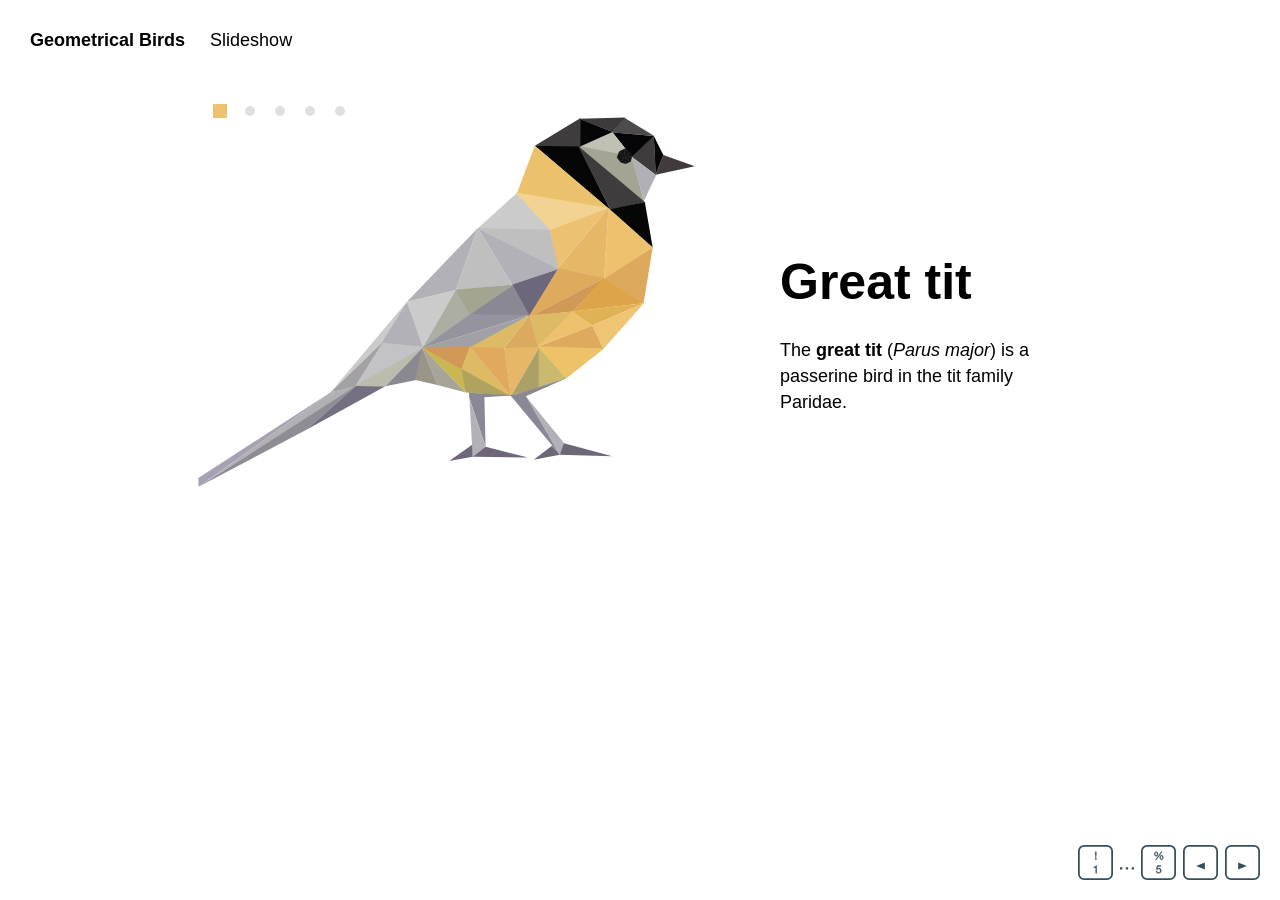
<file: index.html>
<!DOCTYPE html>
<html>
<head>
<title>bird</title>
<meta http-equiv="content-type" charset="utf-8">
<link rel="stylesheet" type="text/css" href="./css/slick.css"/>
<link type="text/css" rel="stylesheet" href="./css/bird.css"></head>
<script type="text/javascript" src="./js/anime.min.js"></script>
  
<body>
  <div class="header">
    <div class="header__title">Geometrical Birds</div>
    <div class="header__tagline">Slideshow</div>
  </div>
  
  <div class="container">
    <svg xmlns="http://www.w3.org/2000/svg" width="600" height="500" viewBox="0 0 600 500" preserveAspectRatio="xMinYMin" class="birds">
          <rect onclick="goTo(0)" class="box" x="45" y="15" width="30" height="30"></rect>
          <circle cx="60" cy="30" r="5"></circle>
          <rect onclick="goTo(1)" class="box" x="75" y="15" width="30" height="30"></rect>
          <circle cx="90" cy="30" r="5"></circle>
          <rect onclick="goTo(2)" class="box" x="105" y="15" width="30" height="30"></rect>
          <circle cx="120" cy="30" r="5"></circle>
          <rect onclick="goTo(3)" class="box" x="135" y="15" width="30" height="30"></rect>
          <circle cx="150" cy="30" r="5"></circle>
          <rect onclick="goTo(4)" class="box" x="165" y="15" width="30" height="30"></rect>
          <circle cx="180" cy="30" r="5"></circle>
        </svg>
    <div class="bird-text">
      <div class="bird-text__title"></div>
      <div class="bird-text__body"></div>
    </div>
  </div>
  <svg class="keys" width="182" height="35" viewBox="0 0 104 20">
        <path d="M3.5.5h13c1.662 0 3 1.338 3 3v13c0 1.662-1.338 3-3 3h-13c-1.662 0-3-1.338-3-3v-13c0-1.662 1.338-3 3-3z" fill="none" stroke="#364e59"/>
          <path fill="#364e59" stroke="#364e59" stroke-width=".2" d="M9.82 7.61v.695h.695V7.61H9.82zm.645-2.392V3.843H9.87v1.375l.157 1.943h.28l.158-1.942zM10.656 16.118v-4.432h-.407q-.044.25-.163.413-.12.16-.294.255-.17.094-.38.13-.214.033-.44.033v.425h1.15v3.175h.533z"/>
          <path d="M39.5.5h13c1.662 0 3 1.338 3 3v13c0 1.662-1.338 3-3 3h-13c-1.662 0-3-1.338-3-3v-13c0-1.662 1.338-3 3-3z" fill="none" stroke="#364e59" stroke-linecap="round" stroke-linejoin="round"/>
          <path fill="#364e59" stroke="#364e59" stroke-width=".2" d="M44.09 5.13q0-.144.018-.3.018-.162.075-.294.062-.137.168-.225.108-.092.283-.092.18 0 .28.093.107.09.163.226.057.132.07.294.018.156.018.294 0 .144-.02.306-.018.163-.08.3-.056.13-.163.22-.105.086-.286.086-.175 0-.28-.087-.1-.095-.158-.226-.056-.138-.075-.294-.01-.162-.01-.3zm-.47.013q0 .256.05.48.056.226.175.395.12.168.313.268.193.094.475.094.275 0 .462-.106.188-.106.306-.275.126-.176.176-.4.057-.232.057-.476 0-.256-.05-.48-.044-.233-.163-.4-.112-.17-.306-.27-.188-.1-.48-.1-.29 0-.483.106-.192.1-.31.275-.12.175-.17.406-.05.226-.05.483zm3.556 1.987q0-.144.02-.3.018-.162.074-.294.063-.137.17-.225.105-.092.28-.092.18 0 .28.093.108.09.164.226.056.132.07.294.017.156.017.294 0 .144-.017.306-.02.163-.082.3-.055.13-.16.22-.107.086-.29.086-.174 0-.28-.087-.1-.095-.156-.226-.056-.138-.075-.294-.014-.162-.014-.3zm-.468.013q0 .256.05.48.056.226.175.395.118.162.312.262.194.094.475.094.275 0 .463-.1.187-.106.306-.275.124-.176.174-.4.056-.232.056-.476 0-.256-.05-.48-.044-.233-.162-.4-.113-.17-.307-.27-.186-.1-.48-.1-.287 0-.48.106-.195.1-.314.275-.118.175-.168.406-.05.226-.05.483zm.875-3.35L44.22 8.436h.538l3.356-4.643h-.53zM47.368 12.23v-.47H45.18l-.412 2.3.456.026q.157-.187.357-.3.207-.118.47-.118.224 0 .406.075.187.075.318.212.132.13.2.32.075.18.075.4 0 .26-.076.46-.075.195-.206.326-.125.133-.3.2-.17.064-.356.064-.2 0-.37-.056-.16-.063-.286-.17-.12-.112-.194-.255-.07-.15-.08-.32h-.533q.006.3.118.538.113.24.306.4.194.158.444.245.256.08.544.08.387 0 .675-.117.294-.125.487-.332.194-.206.288-.468.1-.27.1-.55 0-.382-.113-.663-.113-.287-.307-.475-.194-.194-.456-.287-.263-.094-.556-.094-.224 0-.456.08-.225.075-.368.238l-.013-.013.238-1.275h1.788z"/>
          <path fill="#364e59" d="M24 12.666V14h1.334v-1.334H24zM27.333 12.666V14h1.334v-1.334h-1.334zM30.666 12.666V14H32v-1.334h-1.334z"/>
          <path d="M63.5.5h13c1.662 0 3 1.338 3 3v13c0 1.662-1.338 3-3 3h-13c-1.662 0-3-1.338-3-3v-13c0-1.662 1.338-3 3-3z" fill="none" stroke="#364e59" stroke-linecap="round" stroke-linejoin="round"/>
          <path d="M72.5 10v4l-5-2z" fill="#364e59" fill-rule="evenodd"/>
          <path d="M100.5.5h-13c-1.662 0-3 1.338-3 3v13c0 1.662 1.338 3 3 3h13c1.662 0 3-1.338 3-3v-13c0-1.662-1.338-3-3-3z" fill="none" stroke="#364e59" stroke-linecap="round" stroke-linejoin="round"/>
          <path d="M91.5 10v4l5-2z" fill="#364e59" fill-rule="evenodd"/>
        </svg>

    
  <script type="text/javascript" src="https://code.jquery.com/jquery-3.4.1.min.js"></script>
  <script type="text/javascript" src="./js/slick.min.js"></script>
  <script type="text/javascript" src="./js/bird.js"></script>
  
</body>
</html>
</file>
<file: css/bird.css>
body {
    font-family: Inconsolata, sans-serif;
    font-size: 18px;
    margin: 0;
  }
  
  .header {
    margin: 30px;
  }
  
  .header__title {
    display: inline-block;
    font-weight: bold;
    margin-right: 20px;
  }
  
  .header__tagline {
    display: inline-block;
  }
  
  .keys {
    bottom: 20px;
    position: absolute;
    right: 20px;
  }
  
  @media all and (max-width: 768px) {
    .keys {
      display: none;
    }
  }
  
  .container {
    align-items: center;
    display: flex;
    margin: 0 auto;
    max-width: 960px;
    width: 100%;
  }
  
  @media all and (max-width: 768px) {
    .container {
      flex-direction: column;
    }
  }
  
  .birds {
    flex-shrink: 1;
    height: auto;
    max-width: 600px;
    width: 100%;
  }
  
  .birds circle {
    fill: #e0e0e0;
    pointer-events: none;
  }
  
  .birds path {
    pointer-events: none;
  }
  
  .bird-text {
    box-sizing: border-box;
    flex-shrink: 0;
    line-height: 1.44;
    padding: 0 20px;
    width: 320px;
  }
  
  @media all and (max-width: 768px) {
    .bird-text {
      max-width: 600px;
      width: 100%;
      padding: 20px;
    }
  }
  
  .bird-text__title {
    font-size: 50px;
    font-weight: bold;
    margin-bottom: 20px;
  }
  
  @media all and (max-width: 768px) {
    .bird-text__title {
      font-size: 32px;
    }
  }
  
  .box {
    fill: #fff;
    cursor: pointer;
  }
  
  .box:hover {
    fill: #f2f2f2;
  }
</file>
